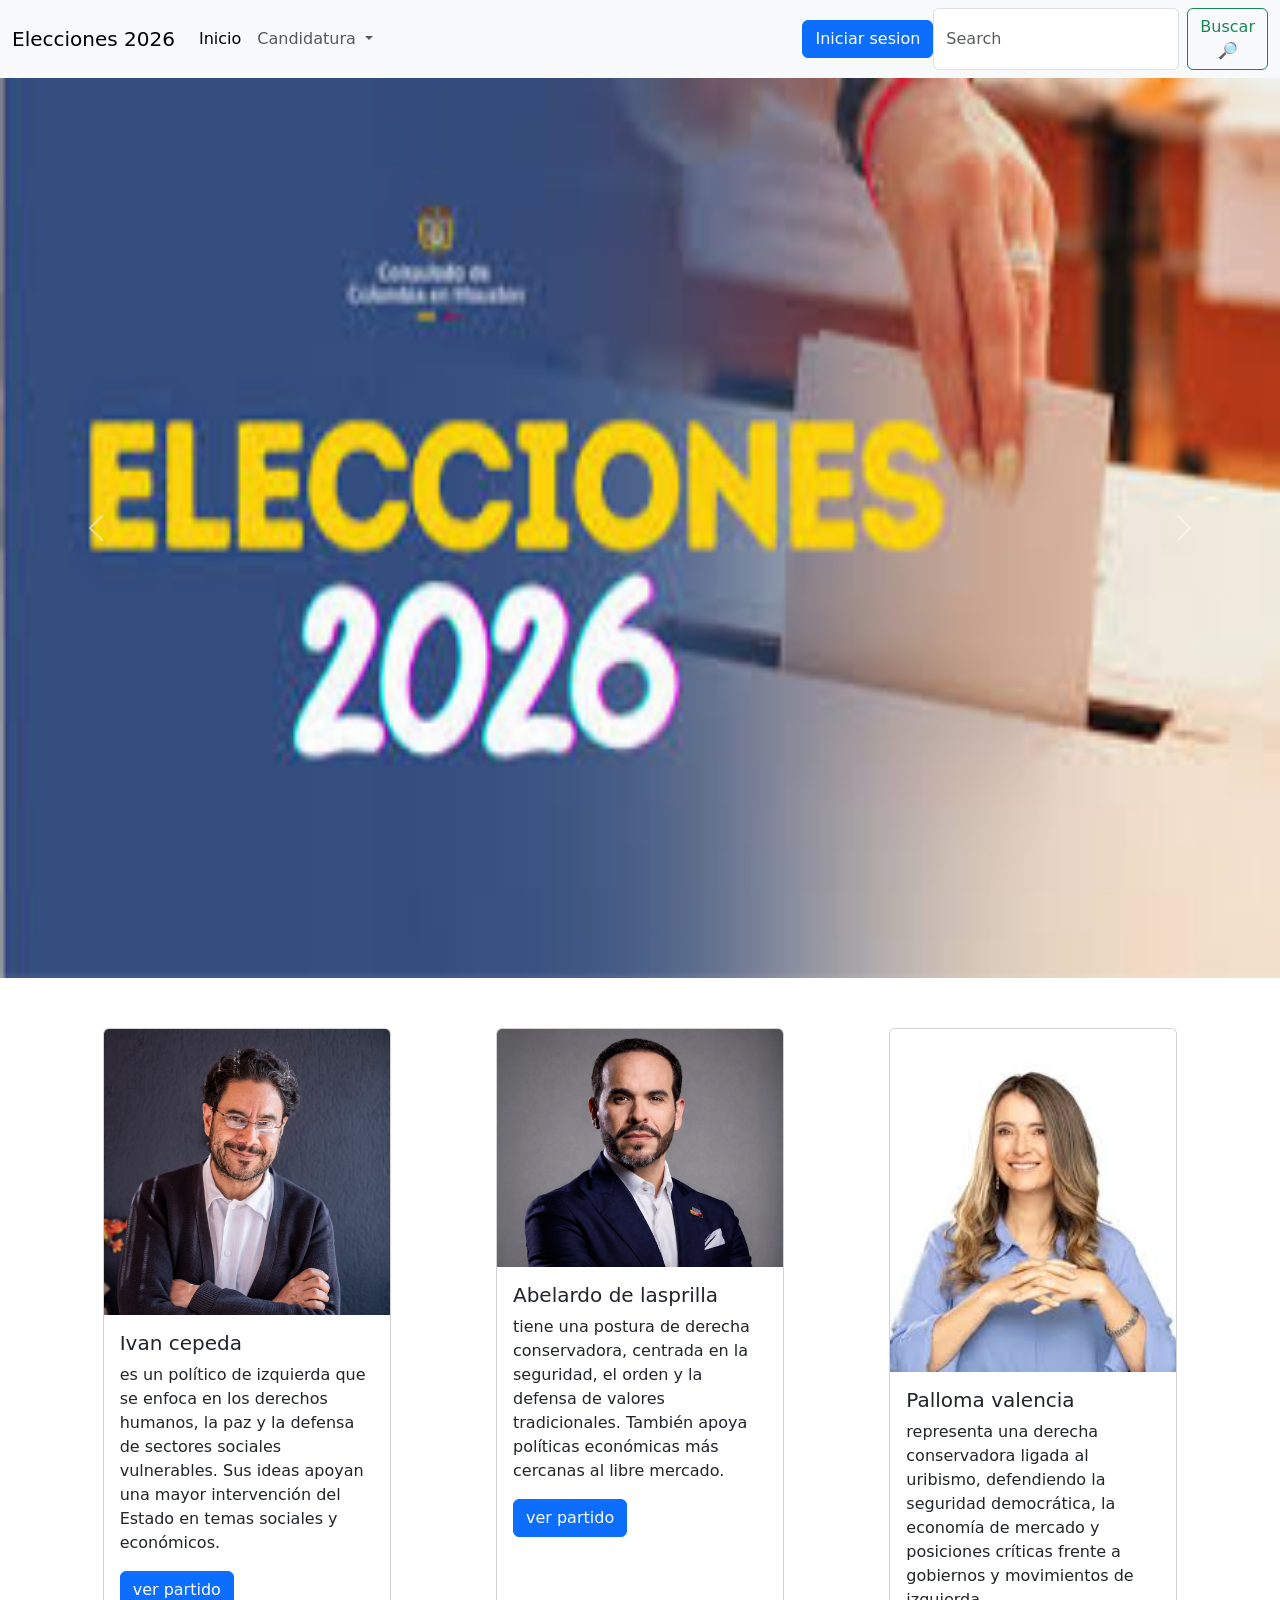
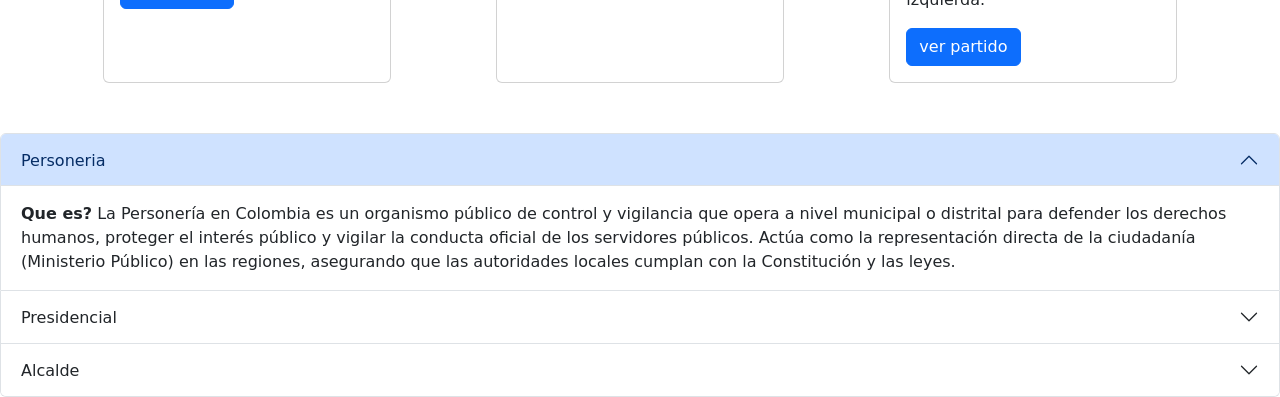
<file: templates/index.html>
<!DOCTYPE html>
<html lang="en">
<head>
    <link rel="stylesheet" href="/static/css/estilos.css"> 
    <link href="https://cdn.jsdelivr.net/npm/bootstrap@5.3.8/dist/css/bootstrap.min.css" rel="stylesheet" integrity="sha384-sRIl4kxILFvY47J16cr9ZwB07vP4J8+LH7qKQnuqkuIAvNWLzeN8tE5YBujZqJLB" crossorigin="anonymous">
    <meta charset="UTF-8">
    <meta name="viewport" content="width=device-width, initial-scale=1.0">
    <title>Votaciones 2026</title>
    <link href="/static/css/estilos.css" rel="stylesheet">
    <link rel="icon" type="image/png" sizes="32x32" href="/static/img/favicon-32x32.png">
</head>


<body>
<nav class="navbar navbar-expand-lg bg-body-tertiary">
  <div class="container-fluid">
    <a class="navbar-brand" href="#">Elecciones 2026</a>
    <button class="navbar-toggler" type="button" data-bs-toggle="collapse" data-bs-target="#navbarSupportedContent" aria-controls="navbarSupportedContent" aria-expanded="false" aria-label="Toggle navigation">
      <span class="navbar-toggler-icon"></span>
    </button>
    <div class="collapse navbar-collapse" id="navbarSupportedContent">
      <ul class="navbar-nav me-auto mb-2 mb-lg-0">
        <li class="nav-item">
          <a class="nav-link active" aria-current="page" href="#">Inicio</a>
        </li>
        <li class="nav-item dropdown">
          <a class="nav-link dropdown-toggle" href="#" role="button" data-bs-toggle="dropdown" aria-expanded="false">
            Candidatura
          </a>
          <ul class="dropdown-menu">
            <li><a class="dropdown-item" href="#">Candidatos</a></li>
            <li><a class="dropdown-item" href="#">Citacion</a></li>
            <li><hr class="dropdown-divider"></li>
            <li><a class="dropdown-item" href="#">Registrarse</a></li>
             <li><hr class="dropdown-divider"></li>
          </ul>
        </li>
      </ul>
      <button class="btn btn-primary" type="button" data-bs-toggle="offcanvas" data-bs-target="#offcanvasRight" aria-controls="offcanvasRight">Iniciar sesion</button>
      <form class="d-flex" role="search">
        <input class="form-control me-2" type="search" placeholder="Search" aria-label="Search"/>
        <button class="btn btn-outline-success" type="submit">Buscar🔎</button>
      </form>
    </div>
  </div>
</nav>


    <div id="carouselExample" class="carousel slide">
  <div class="carousel-inner">
    <div class="carousel-item active">
      <img src="/static/img/votacion4.jpg" class="d-block w-100" alt="..." height="900px">
    </div>
    <div class="carousel-item">
      <img src="/static/img/votacion5.jpg" class="d-block w-100" alt="..." height="900px">
    </div>
    <div class="carousel-item">
      <img src="/static/img/votacion3.png" class="d-block w-100" alt="..." height="900px">
    </div>
  </div>
  <button class="carousel-control-prev" type="button" data-bs-target="#carouselExample" data-bs-slide="prev">
    <span class="carousel-control-prev-icon" aria-hidden="true"></span>
    <span class="visually-hidden">Previous</span>
  </button>
  <button class="carousel-control-next" type="button" data-bs-target="#carouselExample" data-bs-slide="next">
    <span class="carousel-control-next-icon" aria-hidden="true"></span>
    <span class="visually-hidden">Next</span>
  </button>
</div>

<div class ="tarjetas">

    <div class="card" style="width: 18rem;">
  <img src="/static/img/ivan.png" class="card-img-top" alt="...">
  <div class="card-body">
    <h5 class="card-title">Ivan cepeda</h5>
    <p class="card-text">es un político de izquierda que se enfoca en los derechos humanos, la paz y la defensa de sectores sociales vulnerables. Sus ideas apoyan una mayor intervención del Estado en temas sociales y económicos.</p>
    <a href="https://www.movimientopactohistorico.co/" class="btn btn-primary">ver partido</a>
  </div>
</div>

<div class="card" style="width: 18rem;">
  <img src="/static/img/lasponja.jpg" class="card-img-top" alt="...">
  <div class="card-body">
    <h5 class="card-title">Abelardo de lasprilla</h5>
    <p class="card-text">tiene una postura de derecha conservadora, centrada en la seguridad, el orden y la defensa de valores tradicionales. También apoya políticas económicas más cercanas al libre mercado.</p>
    <a href="https://defensoresdelapatria.com/" class="btn btn-primary">ver partido</a>
  </div>
</div>

<div class="card" style="width: 18rem;">
  <img src="/static/img/pp.jpg" class="card-img-top" alt="...">
  <div class="card-body">
    <h5 class="card-title">Palloma valencia</h5>
    <p class="card-text">representa una derecha conservadora ligada al uribismo, defendiendo la seguridad democrática, la economía de mercado y posiciones críticas frente a gobiernos y movimientos de izquierda.</p>
    <a href="https://palomapresidente.com.co/" class="btn btn-primary">ver partido</a>
  </div>
</div>
 


</div>

<div class="accordion" id="accordionExample">
  <div class="accordion-item">
    <h2 class="accordion-header">
      <button class="accordion-button" type="button" data-bs-toggle="collapse" data-bs-target="#collapseOne" aria-expanded="true" aria-controls="collapseOne">
        Personeria
      </button>
    </h2>
    <div id="collapseOne" class="accordion-collapse collapse show" data-bs-parent="#accordionExample">
      <div class="accordion-body">
        <strong>Que es?</strong> La Personería en Colombia es un organismo público de control y vigilancia que opera a nivel municipal o distrital para defender los derechos humanos, proteger el interés público y vigilar la conducta oficial de los servidores públicos. Actúa como la representación directa de la ciudadanía (Ministerio Público) en las regiones, asegurando que las autoridades locales cumplan con la Constitución y las leyes.
      </div>
    </div>
  </div>
  <div class="accordion-item">
    <h2 class="accordion-header">
      <button class="accordion-button collapsed" type="button" data-bs-toggle="collapse" data-bs-target="#collapseTwo" aria-expanded="false" aria-controls="collapseTwo">
        Presidencial
      </button>
    </h2>
    <div id="collapseTwo" class="accordion-collapse collapse" data-bs-parent="#accordionExample">
      <div class="accordion-body">
        <strong>Que es?</strong> El presidente es el líder político y la máxima autoridad del poder ejecutivo de un país. En una república, es el jefe de Estado y de Gobierno elegido por los ciudadanos para administrar la nación por un periodo determinado.
      </div>
    </div>
  </div>
  <div class="accordion-item">
    <h2 class="accordion-header">
      <button class="accordion-button collapsed" type="button" data-bs-toggle="collapse" data-bs-target="#collapseThree" aria-expanded="false" aria-controls="collapseThree">
        Alcalde
      </button>
    </h2>
    <div id="collapseThree" class="accordion-collapse collapse" data-bs-parent="#accordionExample">
      <div class="accordion-body">
        <strong>Que es?</strong> El alcalde es el jefe de gobierno local y la máxima autoridad de un municipio o distrito. Es elegido por voto popular para un periodo de cuatro años y se encarga de administrar los recursos públicos, garantizar la seguridad ciudadana y liderar las obras y el desarrollo de su comunidad.
      </div>
    </div>
  </div>
</div>



<div class="offcanvas offcanvas-end" tabindex="-1" id="offcanvasRight" aria-labelledby="offcanvasRightLabel">
  <div class="offcanvas-header">
    <h5 class="offcanvas-title" id="offcanvasRightLabel">Inicio de sesion</h5>
    <button type="button" class="btn-close" data-bs-dismiss="offcanvas" aria-label="Close"></button>
  </div>
  <div class="offcanvas-body">
    <div class="form-floating mb-3">
  <input type="email" class="form-control" id="floatingInput" placeholder="name@example.com">
  <label for="floatingInput">Correo electronico</label>
</div>
<div class="form-floating">
  <input type="password" class="form-control" id="floatingPassword" placeholder="Password">
  <label for="floatingPassword">Contraseña</label>
</div>
  
 <br> 
 
  <a href="/administrador" class="btn btn-primary mt-3">Iniciar sesión</a>

</div>
  </div>
</div>



<script src="https://cdn.jsdelivr.net/npm/bootstrap@5.3.8/dist/js/bootstrap.bundle.min.js" integrity="sha384-FKyoEForCGlyvwx9Hj09JcYn3nv7wiPVlz7YYwJrWVcXK/BmnVDxM+D2scQbITxI" crossorigin="anonymous"></script>
</body>


</html>
</file>
<file: static/css/estilos.css>
.tarjetas{
  display: flex;
  justify-content: space-around;
  margin: 50px; 
}


.formulario{
  
  width: 40%;
  border: 1px solid gold;
  border-radius: 5% 0% 5% 0%;
  margin: 50px;
  padding: 20px;
  border-radius: 5% 0% 5% 0%;
  background-image: linear-gradient(90deg,rgb(12, 55, 196),rgb(240, 113, 10));
}


.contenedor{

  display:flex;
  justify-content: center;
}
</file>
